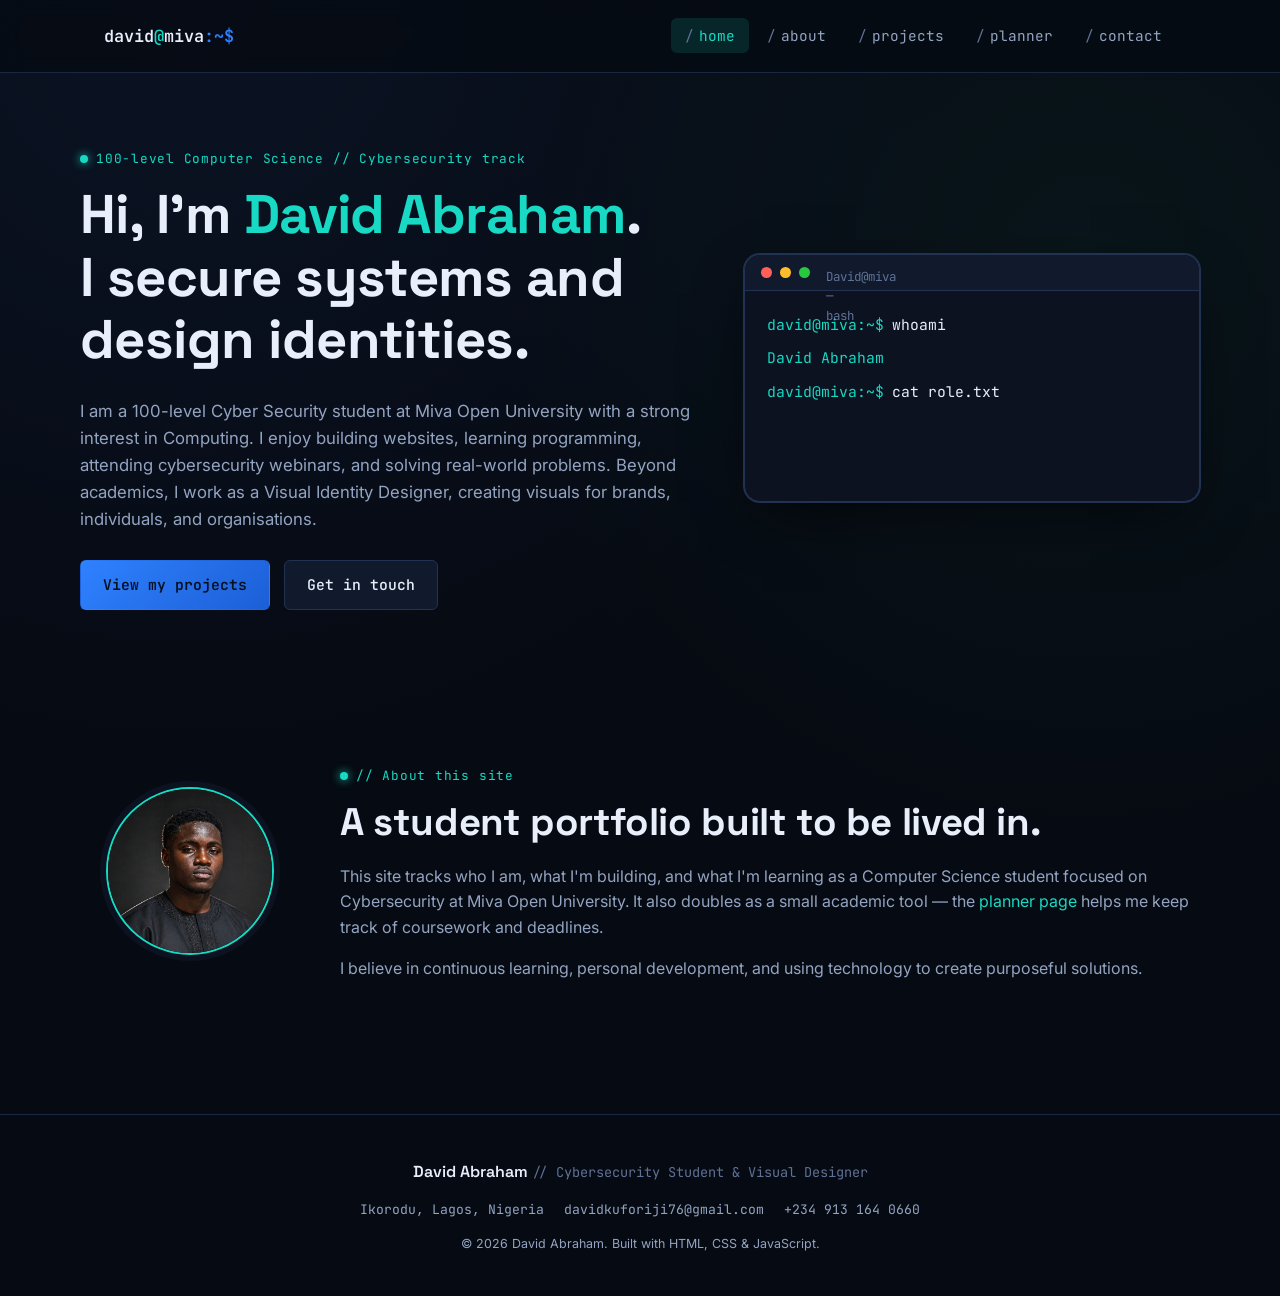
<file: index.html>
<!DOCTYPE html>
<html lang="en">
<head>
<meta charset="UTF-8">
<meta name="viewport" content="width=device-width, initial-scale=1.0">
<title>David Abraham — Cybersecurity Student &amp; Visual Designer</title>
<meta name="description" content="David Abraham is a Cybersecurity student at Miva Open University and a visual identity designer based in Lagos, Nigeria.">
<link rel="stylesheet" href="style.css">
</head>
<body>

<!-- ============ HEADER / NAVIGATION ============ -->
<header class="site-header">
  <nav class="navbar" aria-label="Primary navigation">
    <a href="index.html" class="logo">david<span class="accent">@</span>miva<span class="prompt">:~$</span></a>
    <button class="hamburger" id="hamburger" aria-label="Toggle menu" aria-expanded="false">
      <span></span><span></span><span></span>
    </button>
    <ul class="nav-links" id="navLinks">
      <li><a href="index.html">home</a></li>
      <li><a href="about.html">about</a></li>
      <li><a href="project.html">projects</a></li>
      <li><a href="planner.html">planner</a></li>
      <li><a href="contact.html">contact</a></li>
    </ul>
  </nav>
</header>

<main>

  <!-- ============ HERO ============ -->
  <section class="hero container">
    <div class="hero-copy reveal">
      <p class="eyebrow">100-level Computer Science // Cybersecurity track</p>
      <h1>Hi, I'm <span class="highlight">David Abraham</span>.<br>I secure systems and design identities.</h1>
      <p class="section-lede">
        I am a 100-level Cyber Security student at Miva Open University with a strong interest in
        Computing. I enjoy building websites, learning programming, attending cybersecurity
        webinars, and solving real-world problems. Beyond academics, I work as a Visual Identity
        Designer, creating visuals for brands, individuals, and organisations.
      </p>
      <div class="hero-actions">
        <a href="projects.html" class="btn btn-primary">View my projects</a>
        <a href="contact.html" class="btn btn-ghost">Get in touch</a>
      </div>
    </div>

    <!-- Signature element: an animated terminal "boot" sequence -->
    <div class="terminal reveal" aria-hidden="false">
      <div class="terminal-bar">
        <span></span><span></span><span></span>
        <span class="terminal-title">David@miva — bash</span>
      </div>
      <div class="terminal-body" id="terminalBody"></div>
    </div>
  </section>

  <!-- ============ AVATAR + BIO EXCERPT ============ -->
  <section class="section-tight container">
    <div class="grid" style="grid-template-columns: 220px 1fr; gap: 40px; align-items: center;">
      <div class="reveal">
        <!-- Profile photo — This is my image source link -->
        <img src="./Project.jpg" alt="David Abraham" class="avatar-photo">
      </div>
      <div class="reveal">
        <p class="eyebrow">// About this site</p>
        <h2 class="section-title">A student portfolio built to be lived in.</h2>
        <p>
          This site tracks who I am, what I'm building, and what I'm learning as a Computer Science
          student focused on Cybersecurity at Miva Open University. It also doubles as a small
          academic tool — the <a href="planner.html" style="color: var(--color-accent-teal);">planner page</a>
          helps me keep track of coursework and deadlines.
        </p>
        <p>I believe in continuous learning, personal development, and using technology to create purposeful solutions.</p>
      </div>
    </div>
  </section>

</main>

<!-- ============ FOOTER ============ -->
<footer class="site-footer">
  <div class="container footer-content">
    <p class="footer-brand">David Abraham <span class="dim">// Cybersecurity Student &amp; Visual Designer</span></p>
    <ul class="footer-contact">
      <li>Ikorodu, Lagos, Nigeria</li>
      <li>davidkuforiji76@gmail.com</li>
      <li>+234 913 164 0660</li>
    </ul>
    <p class="footer-copy">&copy; 2026 David Abraham. Built with HTML, CSS &amp; JavaScript.</p>
  </div>
</footer>

<script src="script.js"></script>
</body>
</html>
</file>
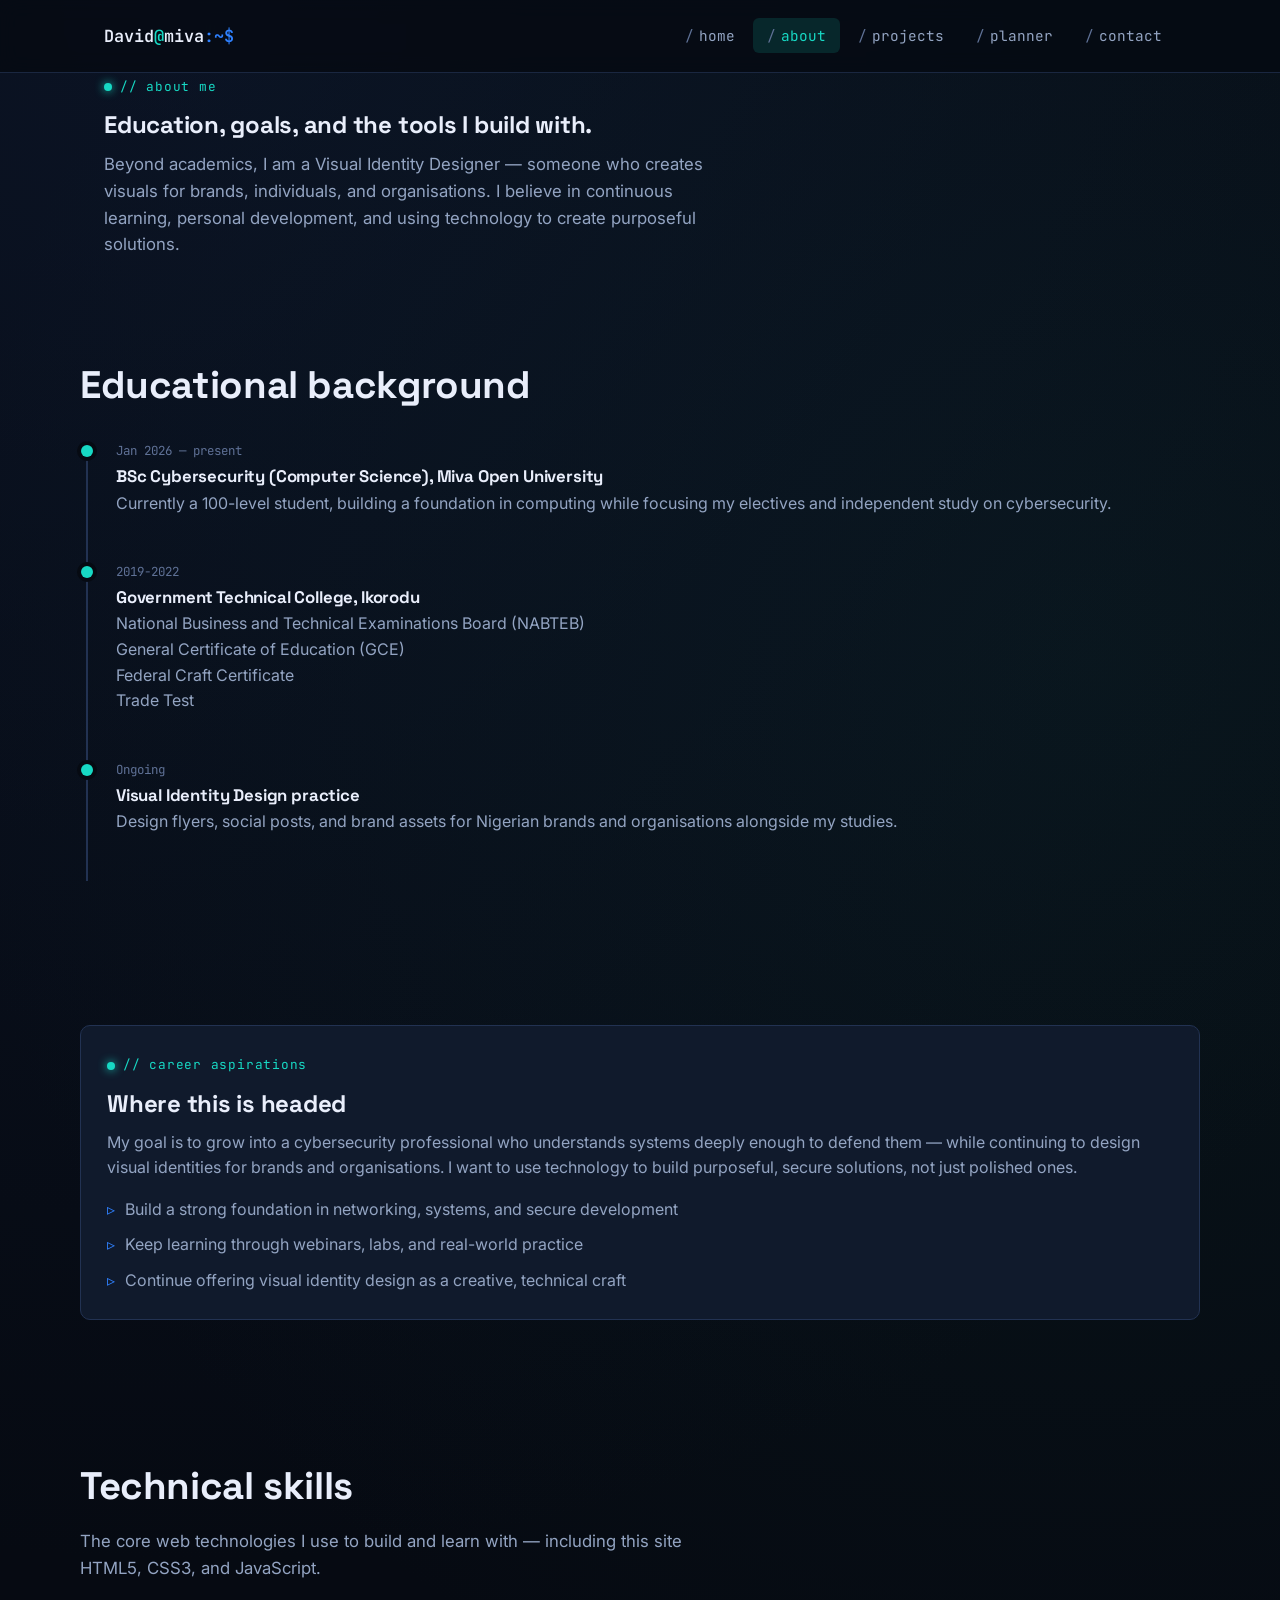
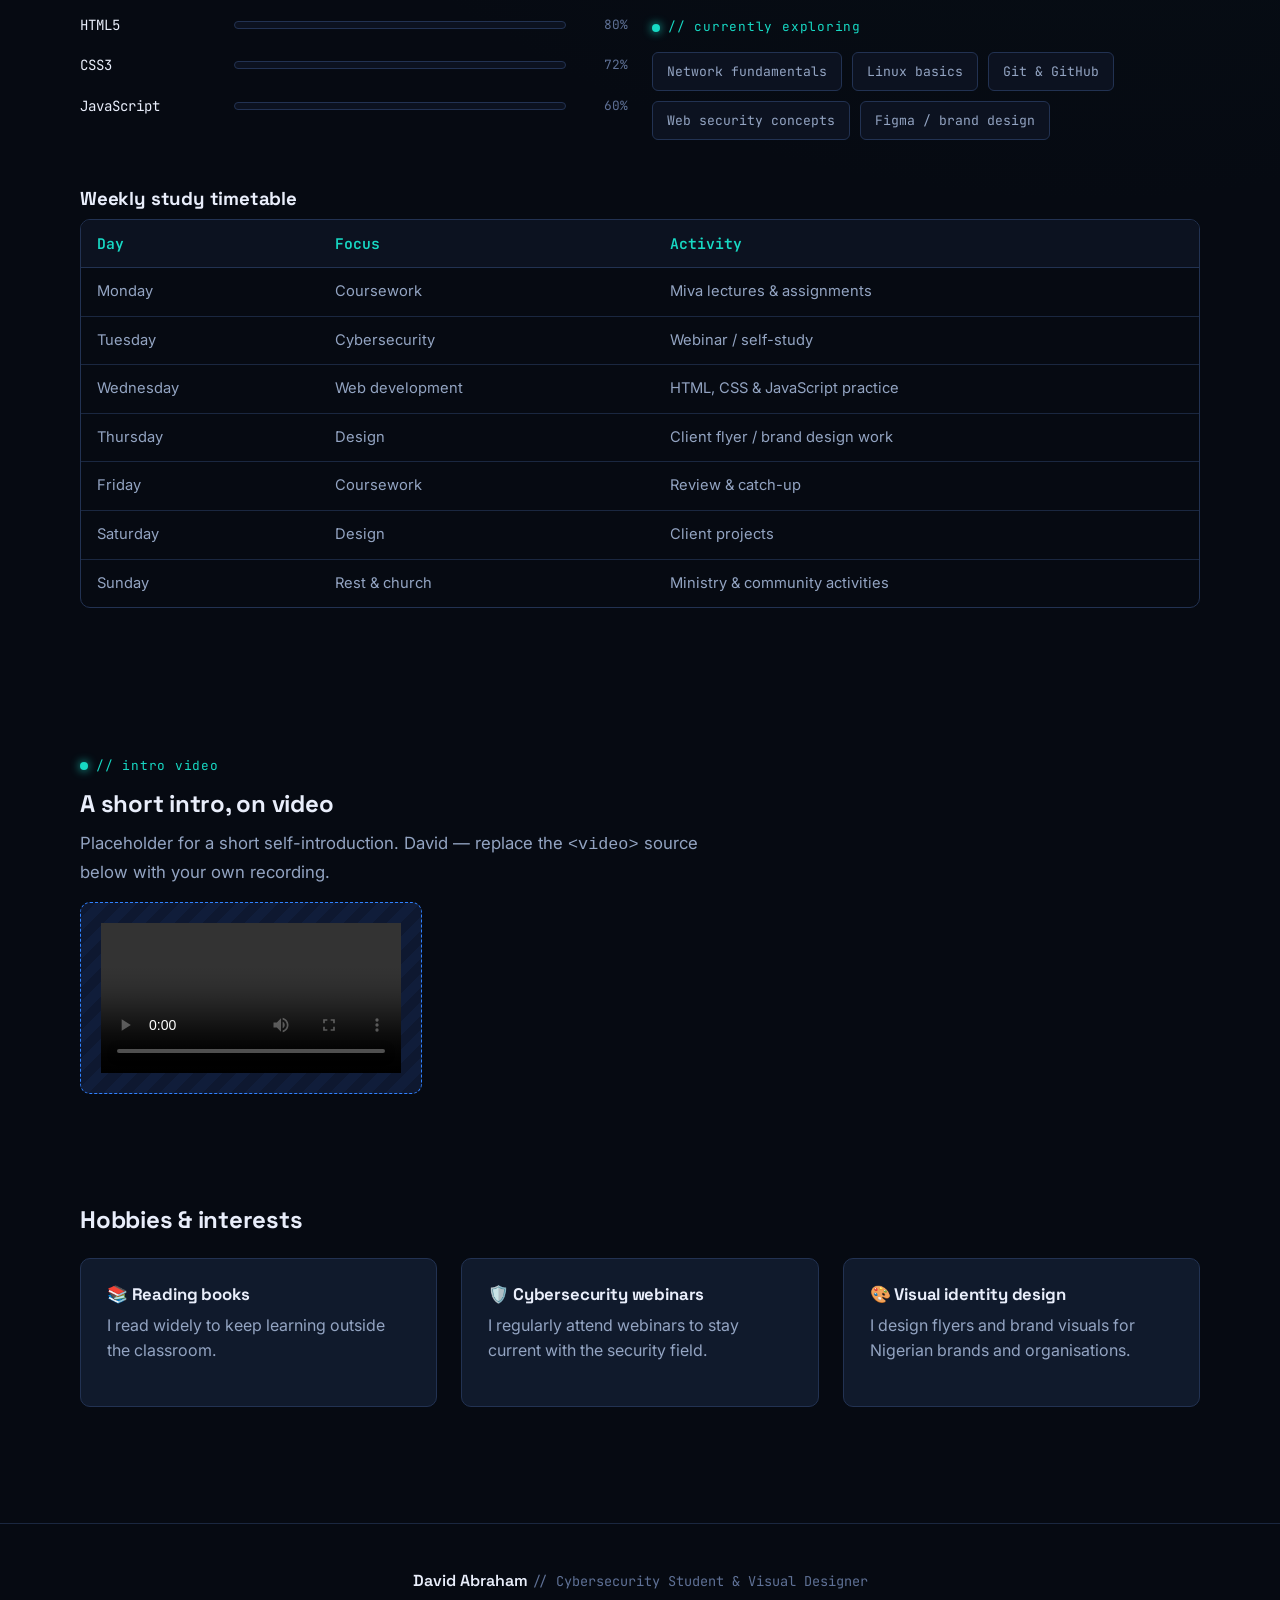
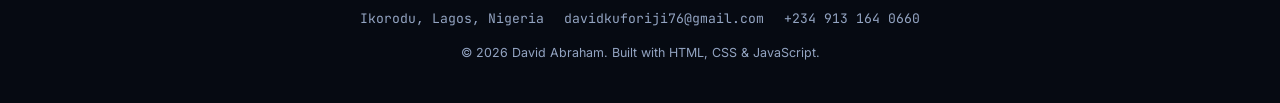
<file: about.html>
<!DOCTYPE html>
<html lang="en">
<head>
<meta charset="UTF-8">
<meta name="viewport" content="width=device-width, initial-scale=1.0">
<title>About — David Abraham</title>
<meta name="description" content="Educational background, career aspirations, technical skills and hobbies of David Abraham, a Cybersecurity student at Miva Open University.">
<link rel="stylesheet" href="style.css">
</head>
<body>

<header class="site-header">
  <nav class="navbar" aria-label="Primary navigation">
    <a href="index.html" class="logo">David<span class="accent">@</span>miva<span class="prompt">:~$</span></a>
    <button class="hamburger" id="hamburger" aria-label="Toggle menu" aria-expanded="false">
      <span></span><span></span><span></span>
    </button>
    <ul class="nav-links" id="navLinks">
      <li><a href="index.html">home</a></li>
      <li><a href="about.html">about</a></li>
      <li><a href="project.html">projects</a></li>
      <li><a href="planner.html">planner</a></li>
      <li><a href="contact.html">contact</a></li>
    </ul>
  </nav>
</header>

<main>

  <section class="page-header container reveal">
    <p class="eyebrow">// about me</p>
    <h1>Education, goals, and the tools I build with.</h1>
    <p class="section-lede">
      Beyond academics, I am a Visual Identity Designer — someone who creates visuals for brands,
      individuals, and organisations. I believe in continuous learning, personal development, and
      using technology to create purposeful solutions.
    </p>
  </section>

  <!-- ============ EDUCATION TIMELINE ============ -->
  <section class="section container">
    <h2 class="section-title reveal">Educational background</h2>
    <div class="timeline reveal" style="margin-top: 34px;">
      <div class="timeline-item">
        <span class="meta">Jan 2026 — present</span>
        <h3>BSc Cybersecurity (Computer Science), Miva Open University</h3>
        <p>Currently a 100-level student, building a foundation in computing while focusing my
          electives and independent study on cybersecurity.</p>
      </div>
      <div class="timeline-item">
        <span class="meta">2019-2022</span>
        <h3>Government Technical College, Ikorodu </h3>
        <p> National Business and Technical Examinations Board (NABTEB) <br/> General Certificate of Education (GCE) <br/>
          Federal Craft Certificate <br/>Trade Test
</p>
      </div>
      <div class="timeline-item">
        <span class="meta">Ongoing</span>
        <h3>Visual Identity Design practice</h3>
        <p>Design flyers, social posts, and brand assets for Nigerian brands and organisations
          alongside my studies.</p>
      </div>
    </div>
  </section>

  <!-- ============ CAREER ASPIRATIONS ============ -->
  <section class="section-tight container reveal">
    <div class="card">
      <p class="eyebrow">// career aspirations</p>
      <h2 class="section-title" style="font-size: 1.5rem;">Where this is headed</h2>
      <p>
        My goal is to grow into a cybersecurity professional who understands systems deeply enough
        to defend them — while continuing to design visual identities for brands and organisations.
        I want to use technology to build purposeful, secure solutions, not just polished ones.
      </p>
      <ul class="list-check">
        <li>Build a strong foundation in networking, systems, and secure development</li>
        <li>Keep learning through webinars, labs, and real-world practice</li>
        <li>Continue offering visual identity design as a creative, technical craft</li>
      </ul>
    </div>
  </section>

  <!-- ============ TECHNICAL SKILLS ============ -->
  <section class="section container">
    <h2 class="section-title reveal">Technical skills</h2>
    <p class="section-lede reveal">The core web technologies I use to build and learn with — including this site  HTML5, CSS3, and JavaScript.</p>

    <div class="grid grid-2" style="margin-top: 32px; align-items: start;">
      <div class="reveal">
        <div class="skill-bars">
          <div class="skill-bar-row">
            <span class="skill-bar-label">HTML5</span>
            <span class="skill-bar-track"><span class="skill-bar-fill" data-level="80"></span></span>
            <span class="skill-bar-pct">80%</span>
          </div>
          <div class="skill-bar-row">
            <span class="skill-bar-label">CSS3</span>
            <span class="skill-bar-track"><span class="skill-bar-fill" data-level="72"></span></span>
            <span class="skill-bar-pct">72%</span>
          </div>
          <div class="skill-bar-row">
            <span class="skill-bar-label">JavaScript</span>
            <span class="skill-bar-track"><span class="skill-bar-fill" data-level="60"></span></span>
            <span class="skill-bar-pct">60%</span>
          </div>
        </div>
      </div>
      <div class="reveal">
        <p class="eyebrow" style="margin-top:0;">// currently exploring</p>
        <div class="badge-list">
          <span class="badge">Network fundamentals</span>
          <span class="badge">Linux basics</span>
          <span class="badge">Git &amp; GitHub</span>
          <span class="badge">Web security concepts</span>
          <span class="badge">Figma / brand design</span>
        </div>
      </div>
    </div>

    <!-- Mandatory table element: a simple weekly study timetable -->
    <h3 style="margin-top: 48px;">Weekly study timetable</h3>
    <div class="table-wrap reveal">
      <table>
        <caption class="visually-hidden">David's weekly study schedule</caption>
        <thead>
          <tr>
            <th scope="col">Day</th>
            <th scope="col">Focus</th>
            <th scope="col">Activity</th>
          </tr>
        </thead>
        <tbody>
          <tr><td>Monday</td><td>Coursework</td><td>Miva lectures &amp; assignments</td></tr>
          <tr><td>Tuesday</td><td>Cybersecurity</td><td>Webinar / self-study</td></tr>
          <tr><td>Wednesday</td><td>Web development</td><td>HTML, CSS &amp; JavaScript practice</td></tr>
          <tr><td>Thursday</td><td>Design</td><td>Client flyer / brand design work</td></tr>
          <tr><td>Friday</td><td>Coursework</td><td>Review &amp; catch-up</td></tr>
          <tr><td>Saturday</td><td>Design</td><td>Client projects</td></tr>
          <tr><td>Sunday</td><td>Rest &amp; church</td><td>Ministry &amp; community activities</td></tr>
        </tbody>
      </table>
    </div>
  </section>

  <!-- ============ MULTIMEDIA: INTRO VIDEO PLACEHOLDER ============ -->
  <section class="section-tight container reveal">
    <p class="eyebrow">// intro video</p>
    <h2 class="section-title" style="font-size: 1.5rem;">A short intro, on video</h2>
    <p class="section-lede">Placeholder for a short self-introduction. David — replace the <code>&lt;video&gt;</code> source below with your own recording.</p>
    <video controls class="video-placeholder" poster="" aria-label="David Abraham introduction video placeholder">
      <!-- Replace this src with your own video file, e.g. src="media/intro.mp4" -->
      <source src="" type="video/mp4">
      <p>Your browser doesn't support embedded video. This slot is a placeholder for David's introduction video.</p>
    </video>
  </section>

  <!-- ============ HOBBIES ============ -->
  <section class="section-tight container reveal">
    <h2 class="section-title" style="font-size: 1.5rem;">Hobbies &amp; interests</h2>
    <div class="grid grid-3" style="margin-top: 24px;">
      <div class="card">
        <h3 style="font-size: 1.05rem;">📚 Reading books</h3>
        <p>I read widely to keep learning outside the classroom.</p>
      </div>
      <div class="card">
        <h3 style="font-size: 1.05rem;">🛡️ Cybersecurity webinars</h3>
        <p>I regularly attend webinars to stay current with the security field.</p>
      </div>
      <div class="card">
        <h3 style="font-size: 1.05rem;">🎨 Visual identity design</h3>
        <p>I design flyers and brand visuals for Nigerian brands and organisations.</p>
      </div>
    </div>
  </section>

</main>

<footer class="site-footer">
  <div class="container footer-content">
    <p class="footer-brand">David Abraham <span class="dim">// Cybersecurity Student &amp; Visual Designer</span></p>
    <ul class="footer-contact">
      <li>Ikorodu, Lagos, Nigeria</li>
      <li>davidkuforiji76@gmail.com</li>
      <li>+234 913 164 0660</li>
    </ul>
    <p class="footer-copy">&copy; 2026 David Abraham. Built with HTML, CSS &amp; JavaScript.</p>
  </div>
</footer>

<script src="script.js"></script>
</body>
</html>
</file>
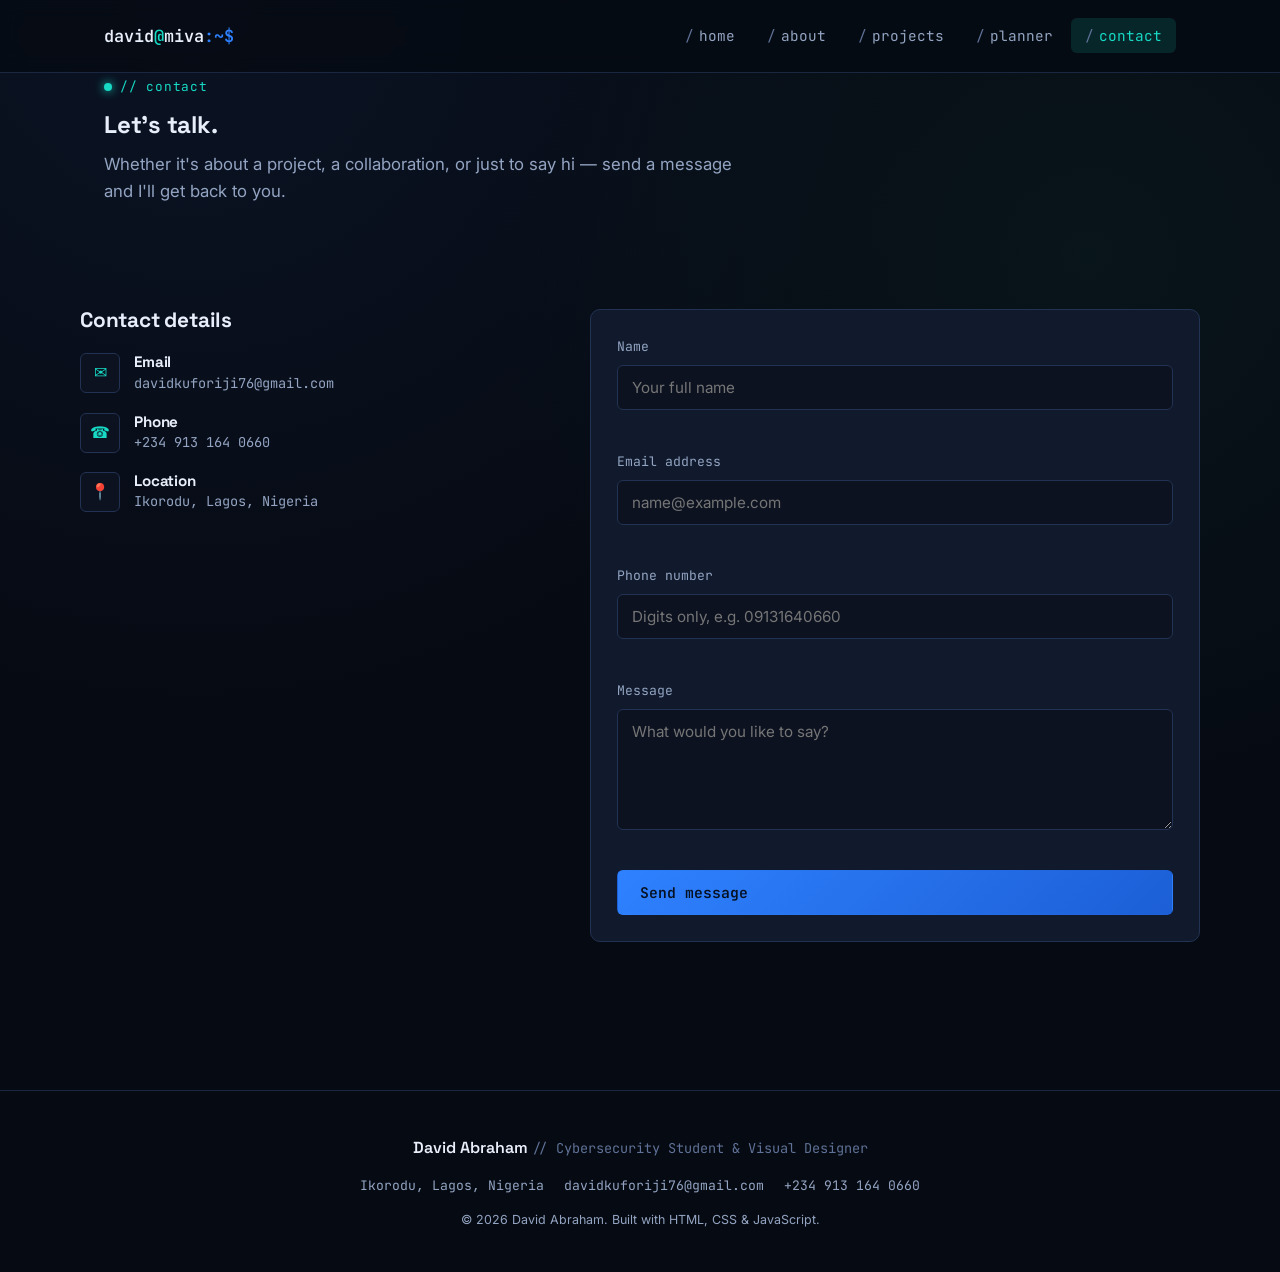
<file: contact.html>
<!DOCTYPE html>
<html lang="en">
<head>
<meta charset="UTF-8">
<meta name="viewport" content="width=device-width, initial-scale=1.0">
<title>Contact — David Abraham</title>
<meta name="description" content="Get in touch with David Abraham — Cybersecurity student and visual identity designer based in Ikorodu, Lagos.">
<link rel="stylesheet" href="style.css">
</head>
<body>

<header class="site-header">
  <nav class="navbar" aria-label="Primary navigation">
    <a href="index.html" class="logo">david<span class="accent">@</span>miva<span class="prompt">:~$</span></a>
    <button class="hamburger" id="hamburger" aria-label="Toggle menu" aria-expanded="false">
      <span></span><span></span><span></span>
    </button>
    <ul class="nav-links" id="navLinks">
      <li><a href="index.html">home</a></li>
      <li><a href="about.html">about</a></li>
      <li><a href="projects.html">projects</a></li>
      <li><a href="planner.html">planner</a></li>
      <li><a href="contact.html">contact</a></li>
    </ul>
  </nav>
</header>

<main>

  <section class="page-header container reveal">
    <p class="eyebrow">// contact</p>
    <h1>Let's talk.</h1>
    <p class="section-lede">Whether it's about a project, a collaboration, or just to say hi — send a message and I'll get back to you.</p>
  </section>

  <section class="section container">
    <div class="contact-grid">

      <div class="reveal">
        <h2 style="font-size: 1.3rem;">Contact details</h2>
        <div class="contact-info-list">
          <div class="contact-info-item">
            <span class="contact-info-icon">✉</span>
            <div>
              <h4>Email</h4>
              <p>davidkuforiji76@gmail.com</p>
            </div>
          </div>
          <div class="contact-info-item">
            <span class="contact-info-icon">☎</span>
            <div>
              <h4>Phone</h4>
              <p>+234 913 164 0660</p>
            </div>
          </div>
          <div class="contact-info-item">
            <span class="contact-info-icon">📍</span>
            <div>
              <h4>Location</h4>
              <p>Ikorodu, Lagos, Nigeria</p>
            </div>
          </div>
        </div>
      </div>

      <div class="card reveal">
        <form id="contactForm" class="form" novalidate>
          <div class="field" id="nameField">
            <label for="name">Name</label>
            <input type="text" id="name" name="name" placeholder="Your full name">
            <span class="field-error" id="nameError"></span>
          </div>

          <div class="field" id="emailField">
            <label for="email">Email address</label>
            <input type="text" id="email" name="email" placeholder="name@example.com">
            <span class="field-error" id="emailError"></span>
          </div>

          <div class="field" id="phoneField">
            <label for="phone">Phone number</label>
            <input type="text" id="phone" name="phone" placeholder="Digits only, e.g. 09131640660">
            <span class="field-error" id="phoneError"></span>
          </div>

          <div class="field" id="messageField">
            <label for="message">Message</label>
            <textarea id="message" name="message" rows="5" placeholder="What would you like to say?"></textarea>
            <span class="field-error" id="messageError"></span>
          </div>

          <button type="submit" class="btn btn-primary">Send message</button>
          <p class="form-success" id="formSuccess" role="status"></p>
        </form>
      </div>

    </div>
  </section>

</main>

<footer class="site-footer">
  <div class="container footer-content">
    <p class="footer-brand">David Abraham <span class="dim">// Cybersecurity Student &amp; Visual Designer</span></p>
    <ul class="footer-contact">
      <li>Ikorodu, Lagos, Nigeria</li>
      <li>davidkuforiji76@gmail.com</li>
      <li>+234 913 164 0660</li>
    </ul>
    <p class="footer-copy">&copy; 2026 David Abraham. Built with HTML, CSS &amp; JavaScript.</p>
  </div>
</footer>

<script src="script.js"></script>
</body>
</html>
</file>
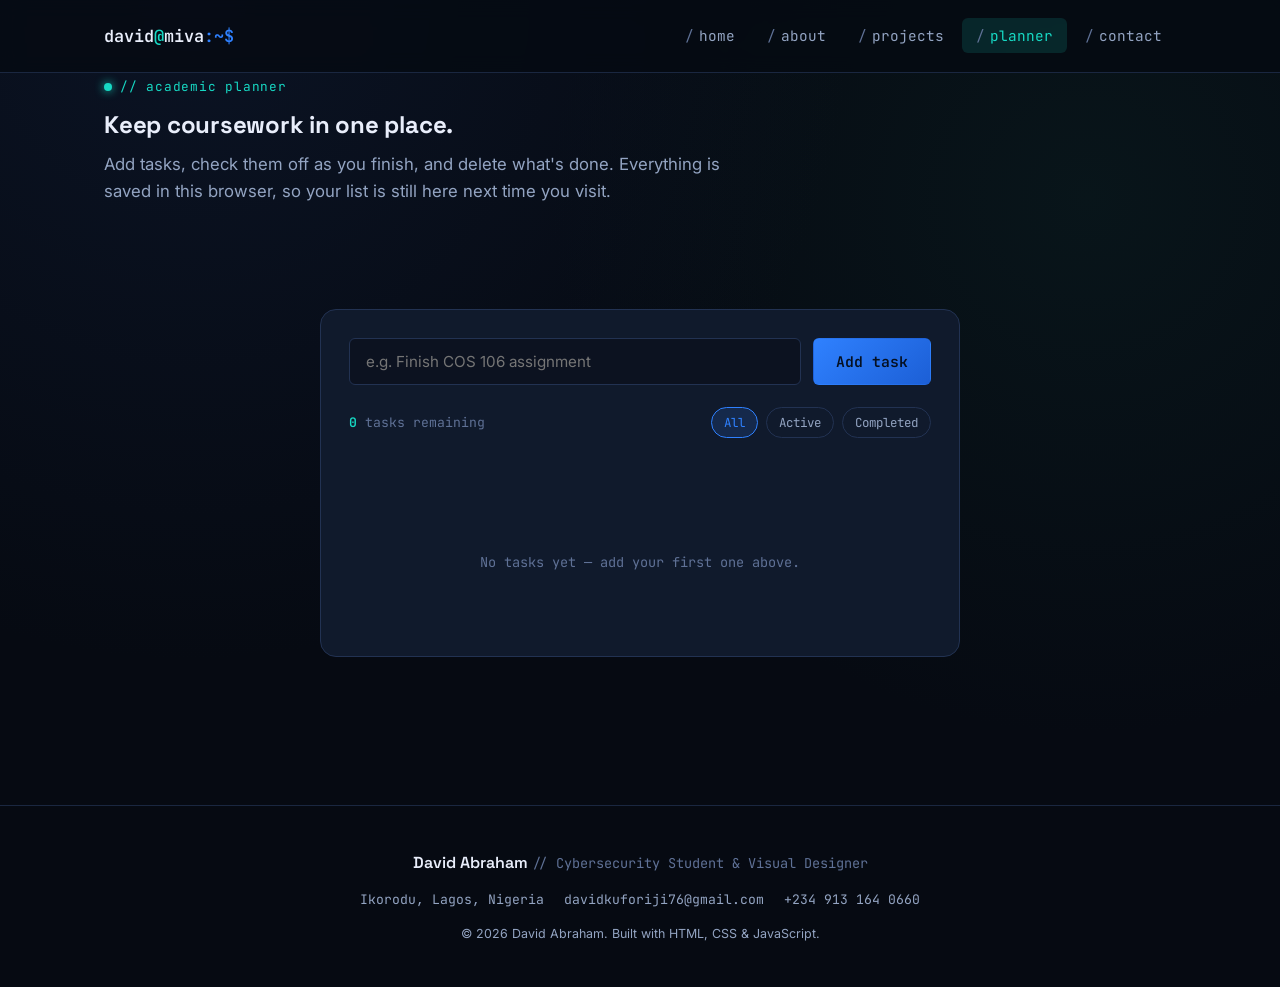
<file: planner.html>
<!DOCTYPE html>
<html lang="en">
<head>
<meta charset="UTF-8">
<meta name="viewport" content="width=device-width, initial-scale=1.0">
<title>Academic Planner — David Abraham</title>
<meta name="description" content="David Abraham's interactive academic task planner for tracking coursework and deadlines.">
<link rel="stylesheet" href="style.css">
</head>
<body>

<header class="site-header">
  <nav class="navbar" aria-label="Primary navigation">
    <a href="index.html" class="logo">david<span class="accent">@</span>miva<span class="prompt">:~$</span></a>
    <button class="hamburger" id="hamburger" aria-label="Toggle menu" aria-expanded="false">
      <span></span><span></span><span></span>
    </button>
    <ul class="nav-links" id="navLinks">
      <li><a href="index.html">home</a></li>
      <li><a href="about.html">about</a></li>
      <li><a href="projects.html">projects</a></li>
      <li><a href="planner.html">planner</a></li>
      <li><a href="contact.html">contact</a></li>
    </ul>
  </nav>
</header>

<main>

  <section class="page-header container reveal">
    <p class="eyebrow">// academic planner</p>
    <h1>Keep coursework in one place.</h1>
    <p class="section-lede">Add tasks, check them off as you finish, and delete what's done. Everything is saved in this browser, so your list is still here next time you visit.</p>
  </section>

  <section class="section container">
    <div class="planner-panel reveal" style="max-width: 640px; margin: 0 auto;">

      <form id="plannerForm" class="planner-input-row">
        <label for="taskInput" class="visually-hidden">New task</label>
        <input type="text" id="taskInput" placeholder="e.g. Finish COS 106 assignment" autocomplete="off" required>
        <button type="submit" class="btn btn-primary">Add task</button>
      </form>

      <div class="planner-meta">
        <span id="taskCount"><span class="num">0</span> tasks remaining</span>
        <div class="planner-filters">
          <button class="filter-btn active" data-filter="all">All</button>
          <button class="filter-btn" data-filter="active">Active</button>
          <button class="filter-btn" data-filter="completed">Completed</button>
        </div>
      </div>

      <ul class="task-list" id="taskList"></ul>
      <p class="planner-empty" id="plannerEmpty">No tasks yet — add your first one above.</p>
    </div>
  </section>

</main>

<footer class="site-footer">
  <div class="container footer-content">
    <p class="footer-brand">David Abraham <span class="dim">// Cybersecurity Student &amp; Visual Designer</span></p>
    <ul class="footer-contact">
      <li>Ikorodu, Lagos, Nigeria</li>
      <li>davidkuforiji76@gmail.com</li>
      <li>+234 913 164 0660</li>
    </ul>
    <p class="footer-copy">&copy; 2026 David Abraham. Built with HTML, CSS &amp; JavaScript.</p>
  </div>
</footer>

<script src="script.js"></script>
</body>
</html>
</file>
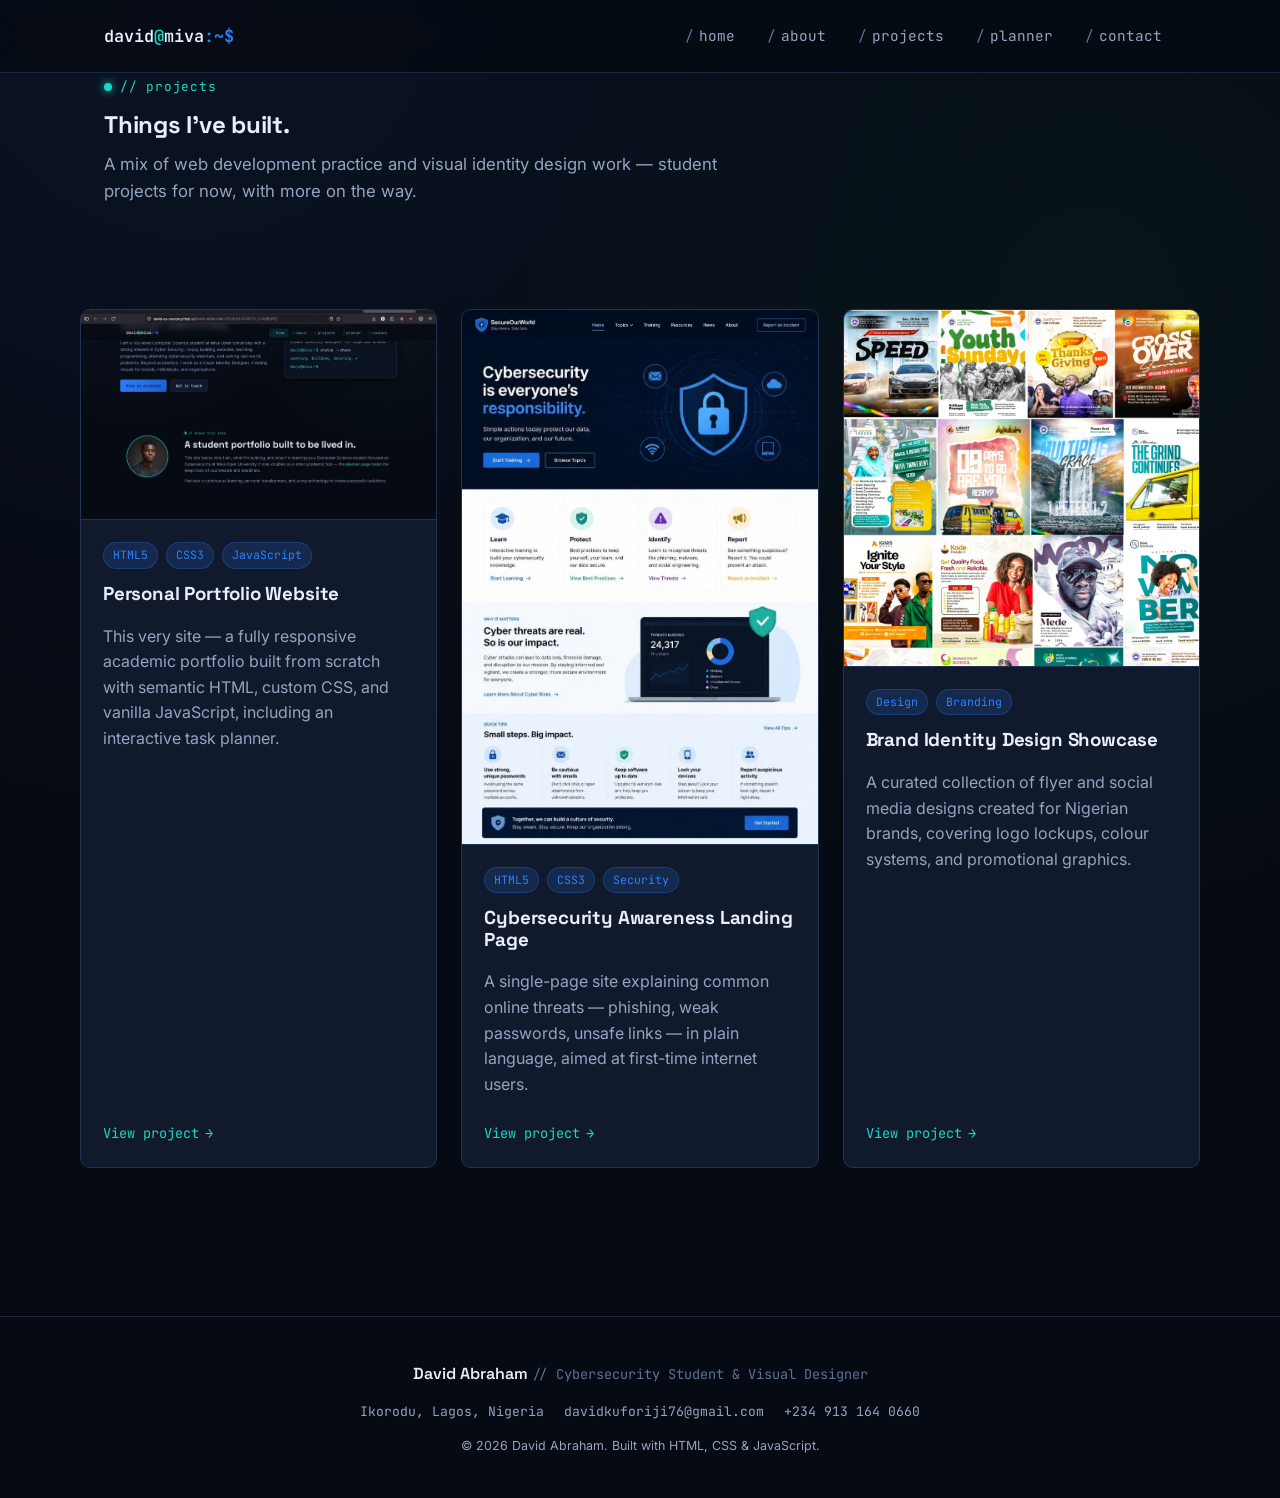
<file: project.html>
<!DOCTYPE html>
<html lang="en">
<head>
<meta charset="UTF-8">
<meta name="viewport" content="width=device-width, initial-scale=1.0">
<title>Projects — David Abraham</title>
<meta name="description" content="A selection of projects by David Abraham spanning web development and visual identity design.">
<link rel="stylesheet" href="style.css">
</head>
<body>

<header class="site-header">
  <nav class="navbar" aria-label="Primary navigation">
    <a href="index.html" class="logo">david<span class="accent">@</span>miva<span class="prompt">:~$</span></a>
    <button class="hamburger" id="hamburger" aria-label="Toggle menu" aria-expanded="false">
      <span></span><span></span><span></span>
    </button>
    <ul class="nav-links" id="navLinks">
      <li><a href="index.html">home</a></li>
      <li><a href="about.html">about</a></li>
      <li><a href="projects.html">projects</a></li>
      <li><a href="planner.html">planner</a></li>
      <li><a href="contact.html">contact</a></li>
    </ul>
  </nav>
</header>

<main>

  <section class="page-header container reveal">
    <p class="eyebrow">// projects</p>
    <h1>Things I've built.</h1>
    <p class="section-lede">A mix of web development practice and visual identity design work — student projects for now, with more on the way.</p>
  </section>

  <section class="section container">
    <div class="grid grid-3">

      <article class="card project-card reveal">
        <div class="project-thumb"> <img src="./Screenshot.jpg" alt="Screenshot of the Personal Portfolio"> </div>
        <div class="project-body">
          <div class="project-tags"><span class="tag">HTML5</span><span class="tag">CSS3</span><span class="tag">JavaScript</span></div>
          <h3>Personal Portfolio Website</h3>
          <p>This very site — a fully responsive academic portfolio built from scratch with semantic HTML, custom CSS, and vanilla JavaScript, including an interactive task planner.</p>
          <a href="#" class="project-link">View project</a>
        </div>
      </article>

      <article class="card project-card reveal">
        <div class="project-thumb"><img src="./Cybersecurity.jpg" alt="Screenshot of the Cybersecurity Awareness Landing Page"></div>
        <div class="project-body">
          <div class="project-tags"><span class="tag">HTML5</span><span class="tag">CSS3</span><span class="tag">Security</span></div>
          <h3>Cybersecurity Awareness Landing Page</h3>
          <p>A single-page site explaining common online threats — phishing, weak passwords, unsafe links — in plain language, aimed at first-time internet users.</p>
          <a href="#" class="project-link">View project</a>
        </div>
      </article>

      <article class="card project-card reveal">
        <div class="project-thumb"><img src="./visual.jpg" alt="Screenshot of Brand and Flyer Designs"></div>
        <div class="project-body">
          <div class="project-tags"><span class="tag">Design</span><span class="tag">Branding</span></div>
          <h3>Brand Identity Design Showcase</h3>
          <p>A curated collection of flyer and social media designs created for Nigerian brands, covering logo lockups, colour systems, and promotional graphics.</p>
          <a href="#" class="project-link">View project</a>
        </div>
      </article>

    </div>
  </section>

</main>

<footer class="site-footer">
  <div class="container footer-content">
    <p class="footer-brand">David Abraham <span class="dim">// Cybersecurity Student &amp; Visual Designer</span></p>
    <ul class="footer-contact">
      <li>Ikorodu, Lagos, Nigeria</li>
      <li>davidkuforiji76@gmail.com</li>
      <li>+234 913 164 0660</li>
    </ul>
    <p class="footer-copy">&copy; 2026 David Abraham. Built with HTML, CSS &amp; JavaScript.</p>
  </div>
</footer>

<script src="script.js"></script>
</body>
</html>
</file>
<file: style.css>
/* =========================================================================
   COS 106 STUDENT PORTFOLIO — David Abraham
   Design direction: a cybersecurity student's terminal, rendered as a site.
   Palette: near-black navy base, elevated slate-navy surfaces, electric-blue
   + teal accents. Type: Space Grotesk (display), Inter (body),
   JetBrains Mono (labels / data / terminal chrome).
   ========================================================================= */

@import url('https://fonts.googleapis.com/css2?family=Space+Grotesk:wght@500;600;700&family=Inter:wght@400;500;600;700&family=JetBrains+Mono:wght@400;500;600&display=swap');

/* ---------- Design tokens ---------- */
:root{
  --color-bg: #060a12;
  --color-bg-elevated: #0c1220;
  --color-surface: #101a2c;
  --color-surface-2: #14203538;
  --color-border: #223252;
  --color-border-soft: #1a2740;
  --color-text: #e9eefb;
  --color-text-muted: #93a4c2;
  --color-text-dim: #5f7196;
  --color-accent-blue: #2f81ff;
  --color-accent-blue-soft: #2f81ff26;
  --color-accent-teal: #17d9c4;
  --color-accent-teal-soft: #17d9c422;
  --color-danger: #ff5470;
  --color-success: #17d9c4;

  --font-display: 'Space Grotesk', 'Segoe UI', sans-serif;
  --font-body: 'Inter', 'Segoe UI', sans-serif;
  --font-mono: 'JetBrains Mono', 'Consolas', monospace;

  --radius-sm: 6px;
  --radius-md: 10px;
  --radius-lg: 16px;

  --max-width: 1120px;
  --nav-height: 72px;

  --shadow-glow: 0 0 0 1px var(--color-border), 0 20px 60px -20px #000c;
  --transition-fast: 150ms ease;
  --transition-med: 300ms cubic-bezier(.2,.7,.2,1);
}

/* ---------- Reset ---------- */
*, *::before, *::after{ box-sizing: border-box; }
html{ scroll-behavior: smooth; }
body{
  margin: 0;
  background: var(--color-bg);
  background-image:
    radial-gradient(circle at 15% 0%, #12213f66 0%, transparent 45%),
    radial-gradient(circle at 85% 20%, #0d2b2a55 0%, transparent 40%);
  color: var(--color-text);
  font-family: var(--font-body);
  line-height: 1.6;
  -webkit-font-smoothing: antialiased;
}
img{ max-width: 100%; display: block; }
a{ color: inherit; text-decoration: none; }
ul{ list-style: none; margin: 0; padding: 0; }
h1,h2,h3,h4{ font-family: var(--font-display); line-height: 1.15; margin: 0 0 .5em; letter-spacing: -0.01em; }
p{ margin: 0 0 1em; color: var(--color-text-muted); }
button{ font-family: inherit; cursor: pointer; }
input, textarea{ font-family: inherit; }

:focus-visible{
  outline: 2px solid var(--color-accent-teal);
  outline-offset: 3px;
  border-radius: 4px;
}

@media (prefers-reduced-motion: reduce){
  *{ animation-duration: 0.001ms !important; animation-iteration-count: 1 !important; transition-duration: 0.001ms !important; scroll-behavior: auto !important; }
}

.container{
  max-width: var(--max-width);
  margin: 0 auto;
  padding: 0 24px;
}

.eyebrow{
  font-family: var(--font-mono);
  font-size: 0.8rem;
  letter-spacing: 0.06em;
  color: var(--color-accent-teal);
  display: inline-flex;
  align-items: center;
  gap: 8px;
  margin-bottom: 14px;
}
.eyebrow::before{ content: ''; width: 8px; height: 8px; border-radius: 50%; background: var(--color-accent-teal); box-shadow: 0 0 10px var(--color-accent-teal); }

.section{ padding: 88px 0; }
.section-tight{ padding: 56px 0; }
.section-title{ font-size: clamp(1.7rem, 3vw, 2.4rem); }
.section-lede{ max-width: 640px; color: var(--color-text-muted); font-size: 1.05rem; }

/* ---------- Buttons ---------- */
.btn{
  display: inline-flex;
  align-items: center;
  gap: 8px;
  padding: 12px 22px;
  border-radius: var(--radius-sm);
  font-family: var(--font-mono);
  font-size: 0.92rem;
  font-weight: 500;
  border: 1px solid var(--color-border);
  transition: transform var(--transition-fast), border-color var(--transition-fast), background var(--transition-fast), box-shadow var(--transition-fast);
}
.btn-primary{
  background: linear-gradient(135deg, var(--color-accent-blue), #1c5fd6);
  color: #051021;
  font-weight: 600;
  border-color: transparent;
}
.btn-primary:hover{ transform: translateY(-2px); box-shadow: 0 10px 26px -10px var(--color-accent-blue); }
.btn-ghost{ background: var(--color-surface); color: var(--color-text); }
.btn-ghost:hover{ border-color: var(--color-accent-teal); color: var(--color-accent-teal); }
.btn:active{ transform: translateY(0); }

/* ---------- Header / Nav ---------- */
.site-header{
  position: sticky;
  top: 0;
  z-index: 100;
  backdrop-filter: blur(10px);
  background: #060a12cc;
  border-bottom: 1px solid var(--color-border-soft);
}
.navbar{
  max-width: var(--max-width);
  margin: 0 auto;
  height: var(--nav-height);
  padding: 0 24px;
  display: flex;
  align-items: center;
  justify-content: space-between;
}
.logo{
  font-family: var(--font-mono);
  font-size: 1.05rem;
  font-weight: 600;
  color: var(--color-text);
}
.logo .accent{ color: var(--color-accent-teal); }
.logo .prompt{ color: var(--color-accent-blue); }

.nav-links{ display: flex; gap: 4px; align-items: center; }
.nav-links a{
  font-family: var(--font-mono);
  font-size: 0.9rem;
  color: var(--color-text-muted);
  padding: 8px 14px;
  border-radius: var(--radius-sm);
  position: relative;
  transition: color var(--transition-fast), background var(--transition-fast);
}
.nav-links a::before{ content: '/'; margin-right: 5px; color: var(--color-text-dim); }
.nav-links a:hover{ color: var(--color-text); background: var(--color-surface); }
.nav-links a.active{ color: var(--color-accent-teal); background: var(--color-accent-teal-soft); }

.hamburger{
  display: none;
  flex-direction: column;
  justify-content: center;
  gap: 5px;
  width: 40px;
  height: 40px;
  background: transparent;
  border: 1px solid var(--color-border);
  border-radius: var(--radius-sm);
}
.hamburger span{
  display: block;
  width: 18px;
  height: 2px;
  margin: 0 auto;
  background: var(--color-text);
  transition: transform var(--transition-med), opacity var(--transition-med);
}
.hamburger.open span:nth-child(1){ transform: translateY(7px) rotate(45deg); }
.hamburger.open span:nth-child(2){ opacity: 0; }
.hamburger.open span:nth-child(3){ transform: translateY(-7px) rotate(-45deg); }

/* ---------- Hero ---------- */
.hero{
  padding: 72px 0 96px;
  display: grid;
  grid-template-columns: 1.15fr 0.85fr;
  gap: 48px;
  align-items: center;
}
.hero-copy h1{
  font-size: clamp(2.1rem, 5vw, 3.4rem);
}
.hero-copy .highlight{ color: var(--color-accent-teal); }
.hero-actions{ display: flex; gap: 14px; margin-top: 28px; flex-wrap: wrap; }

/* Terminal boot animation — the site's signature element */
.terminal{
  background: var(--color-bg-elevated);
  border: 1px solid var(--color-border);
  border-radius: var(--radius-lg);
  box-shadow: var(--shadow-glow);
  overflow: hidden;
  font-family: var(--font-mono);
  animation: fadeInUp 700ms ease both;
}
.terminal-bar{
  display: flex;
  align-items: center;
  gap: 8px;
  padding: 12px 16px;
  background: var(--color-surface);
  border-bottom: 1px solid var(--color-border);
}
.terminal-bar span{ width: 11px; height: 11px; border-radius: 50%; display: inline-block; }
.terminal-bar span:nth-child(1){ background: #ff5f56; }
.terminal-bar span:nth-child(2){ background: #ffbd2e; }
.terminal-bar span:nth-child(3){ background: #27c93f; }
.terminal-bar .terminal-title{ margin-left: 8px; color: var(--color-text-dim); font-size: 0.78rem; }
.terminal-body{ padding: 22px; min-height: 210px; font-size: 0.92rem; }
.terminal-line{ margin-bottom: 10px; white-space: pre-wrap; }
.terminal-line .prompt-sign{ color: var(--color-accent-teal); margin-right: 8px; }
.terminal-line .out{ color: var(--color-text-muted); }
.terminal-line .ok{ color: var(--color-accent-teal); }
.cursor{
  display: inline-block;
  width: 8px;
  height: 1em;
  background: var(--color-accent-blue);
  vertical-align: text-bottom;
  animation: blink 1s steps(1) infinite;
}

@keyframes blink{ 50%{ opacity: 0; } }
@keyframes fadeInUp{ from{ opacity: 0; transform: translateY(16px); } to{ opacity: 1; transform: translateY(0); } }
@keyframes fadeIn{ from{ opacity: 0; } to{ opacity: 1; } }

.reveal{ opacity: 0; transform: translateY(18px); transition: opacity 700ms ease, transform 700ms ease; }
.reveal.is-visible{ opacity: 1; transform: translateY(0); }

/* ---------- Avatar placeholder ---------- */
.avatar-placeholder{
  width: 168px;
  height: 168px;
  border-radius: 50%;
  border: 2px dashed var(--color-accent-teal);
  display: flex;
  align-items: center;
  justify-content: center;
  flex-direction: column;
  gap: 4px;
  color: var(--color-text-dim);
  font-family: var(--font-mono);
  font-size: 0.72rem;
  text-align: center;
  background: var(--color-surface);
  margin: 0 auto 18px;
}
.avatar-placeholder svg{ width: 52px; height: 52px; color: var(--color-accent-teal); opacity: .8; }

/* Real profile photo — used once the placeholder above is replaced with an <img> */
.avatar-photo{
  width: 168px;
  height: 168px;
  border-radius: 50%;
  object-fit: cover;
  border: 2px solid var(--color-accent-teal);
  box-shadow: 0 0 0 6px var(--color-bg-elevated);
  margin: 0 auto 18px;
  display: block;
}

/* ---------- Cards / grid ---------- */
.grid{ display: grid; gap: 24px; }
.grid-3{ grid-template-columns: repeat(3, 1fr); }
.grid-2{ grid-template-columns: repeat(2, 1fr); }

.card{
  background: var(--color-surface);
  border: 1px solid var(--color-border);
  border-radius: var(--radius-md);
  padding: 26px;
  transition: transform var(--transition-med), border-color var(--transition-med), box-shadow var(--transition-med);
}
.card:hover{ transform: translateY(-4px); border-color: var(--color-accent-blue); box-shadow: 0 16px 40px -20px #000a; }

.project-card{ padding: 0; overflow: hidden; display: flex; flex-direction: column; }
.project-thumb{
  aspect-ratio: 16/9;
  background:
    repeating-linear-gradient(135deg, #0e1830, #0e1830 10px, #101d3a 10px, #101d3a 20px);
  display: flex; align-items: center; justify-content: center;
  color: var(--color-text-dim);
  font-family: var(--font-mono);
  font-size: 0.78rem;
  border-bottom: 1px solid var(--color-border);
}
.project-body{ padding: 22px; display: flex; flex-direction: column; gap: 10px; flex: 1; }
.project-tags{ display: flex; gap: 8px; flex-wrap: wrap; margin-bottom: 4px; }
.tag{
  font-family: var(--font-mono);
  font-size: 0.72rem;
  padding: 3px 9px;
  border-radius: 100px;
  background: var(--color-accent-blue-soft);
  color: var(--color-accent-blue);
  border: 1px solid #2f81ff40;
}
.project-link{
  margin-top: auto;
  font-family: var(--font-mono);
  font-size: 0.85rem;
  color: var(--color-accent-teal);
  display: inline-flex;
  align-items: center;
  gap: 6px;
}
.project-link::after{ content: '→'; transition: transform var(--transition-fast); }
.project-link:hover::after{ transform: translateX(4px); }

/* ---------- Skills ---------- */
.skill-bars{ display: flex; flex-direction: column; gap: 18px; }
.skill-bar-row{ display: grid; grid-template-columns: 140px 1fr 48px; align-items: center; gap: 14px; }
.skill-bar-label{ font-family: var(--font-mono); font-size: 0.88rem; }
.skill-bar-track{
  height: 8px;
  background: var(--color-bg-elevated);
  border: 1px solid var(--color-border);
  border-radius: 100px;
  overflow: hidden;
}
.skill-bar-fill{
  height: 100%;
  border-radius: 100px;
  background: linear-gradient(90deg, var(--color-accent-blue), var(--color-accent-teal));
  width: 0%;
  transition: width 1100ms cubic-bezier(.2,.7,.2,1);
}
.skill-bar-pct{ font-family: var(--font-mono); font-size: 0.8rem; color: var(--color-text-dim); text-align: right; }

.badge-list{ display: flex; flex-wrap: wrap; gap: 10px; }
.badge{
  font-family: var(--font-mono);
  font-size: 0.82rem;
  padding: 8px 14px;
  border-radius: var(--radius-sm);
  background: var(--color-bg-elevated);
  border: 1px solid var(--color-border);
  color: var(--color-text-muted);
}

/* ---------- Table ---------- */
.table-wrap{ overflow-x: auto; border: 1px solid var(--color-border); border-radius: var(--radius-md); }
table{ width: 100%; border-collapse: collapse; font-size: 0.92rem; min-width: 480px; }
thead th{
  text-align: left;
  font-family: var(--font-mono);
  font-weight: 600;
  color: var(--color-accent-teal);
  background: var(--color-bg-elevated);
  padding: 12px 16px;
  border-bottom: 1px solid var(--color-border);
}
tbody td{ padding: 12px 16px; border-bottom: 1px solid var(--color-border-soft); color: var(--color-text-muted); }
tbody tr:last-child td{ border-bottom: none; }
tbody tr:hover{ background: var(--color-surface-2); }

/* ---------- Timeline (About) ---------- */
.timeline{ display: flex; flex-direction: column; gap: 0; border-left: 2px solid var(--color-border); margin-left: 6px; }
.timeline-item{ position: relative; padding: 0 0 30px 28px; }
.timeline-item::before{
  content: ''; position: absolute; left: -7px; top: 4px;
  width: 12px; height: 12px; border-radius: 50%;
  background: var(--color-accent-teal); box-shadow: 0 0 0 4px var(--color-bg);
}
.timeline-item h3{ font-size: 1.05rem; margin-bottom: 4px; }
.timeline-item .meta{ font-family: var(--font-mono); font-size: 0.78rem; color: var(--color-text-dim); margin-bottom: 6px; display: block; }

/* ---------- Lists ---------- */
.list-check{ display: flex; flex-direction: column; gap: 10px; }
.list-check li{ display: flex; gap: 10px; color: var(--color-text-muted); }
.list-check li::before{ content: '▹'; color: var(--color-accent-blue); }

/* ---------- Forms ---------- */
.form{ display: flex; flex-direction: column; gap: 20px; }
.field{ display: flex; flex-direction: column; gap: 8px; }
.field label{ font-family: var(--font-mono); font-size: 0.82rem; color: var(--color-text-muted); }
.field input, .field textarea{
  background: var(--color-bg-elevated);
  border: 1px solid var(--color-border);
  border-radius: var(--radius-sm);
  padding: 12px 14px;
  color: var(--color-text);
  font-size: 0.95rem;
  transition: border-color var(--transition-fast), box-shadow var(--transition-fast);
}
.field input:focus, .field textarea:focus{
  outline: none;
  border-color: var(--color-accent-blue);
  box-shadow: 0 0 0 3px var(--color-accent-blue-soft);
}
.field.has-error input, .field.has-error textarea{ border-color: var(--color-danger); }
.field-error{
  font-family: var(--font-mono);
  font-size: 0.78rem;
  color: var(--color-danger);
  min-height: 1em;
}
.form-success{
  display: none;
  align-items: center;
  gap: 10px;
  padding: 14px 18px;
  border-radius: var(--radius-sm);
  border: 1px solid var(--color-accent-teal);
  background: var(--color-accent-teal-soft);
  color: var(--color-accent-teal);
  font-family: var(--font-mono);
  font-size: 0.88rem;
}
.form-success.show{ display: flex; animation: fadeIn 400ms ease; }

/* ---------- Contact page layout ---------- */
.contact-grid{ display: grid; grid-template-columns: 1fr 1.3fr; gap: 40px; align-items: start; }
.contact-info-list{ display: flex; flex-direction: column; gap: 18px; margin-top: 20px; }
.contact-info-item{ display: flex; gap: 14px; align-items: flex-start; }
.contact-info-icon{
  width: 40px; height: 40px; border-radius: var(--radius-sm);
  background: var(--color-bg-elevated); border: 1px solid var(--color-border);
  display: flex; align-items: center; justify-content: center; flex-shrink: 0;
  color: var(--color-accent-teal);
}
.contact-info-item h4{ font-size: 0.95rem; margin-bottom: 2px; }
.contact-info-item p{ margin: 0; font-family: var(--font-mono); font-size: 0.85rem; }

/* ---------- Planner ---------- */
.planner-panel{ background: var(--color-surface); border: 1px solid var(--color-border); border-radius: var(--radius-lg); padding: 28px; }
.planner-input-row{ display: flex; gap: 12px; margin-bottom: 22px; }
.planner-input-row input{
  flex: 1;
  background: var(--color-bg-elevated);
  border: 1px solid var(--color-border);
  border-radius: var(--radius-sm);
  padding: 13px 16px;
  color: var(--color-text);
  font-size: 0.95rem;
}
.planner-input-row input:focus{ outline: none; border-color: var(--color-accent-blue); box-shadow: 0 0 0 3px var(--color-accent-blue-soft); }
.planner-meta{ display: flex; justify-content: space-between; align-items: center; margin-bottom: 14px; font-family: var(--font-mono); font-size: 0.82rem; color: var(--color-text-dim); }
.planner-meta #taskCount .num{ color: var(--color-accent-teal); font-weight: 600; }
.planner-filters{ display: flex; gap: 8px; }
.filter-btn{
  font-family: var(--font-mono); font-size: 0.78rem; padding: 6px 12px;
  border-radius: 100px; border: 1px solid var(--color-border); background: transparent; color: var(--color-text-muted);
  transition: all var(--transition-fast);
}
.filter-btn.active{ background: var(--color-accent-blue-soft); border-color: var(--color-accent-blue); color: var(--color-accent-blue); }

.task-list{ display: flex; flex-direction: column; gap: 10px; min-height: 60px; }
.task-item{
  display: flex; align-items: center; gap: 14px;
  background: var(--color-bg-elevated);
  border: 1px solid var(--color-border);
  border-radius: var(--radius-sm);
  padding: 13px 14px;
  animation: fadeInUp 300ms ease both;
}
.task-check{
  width: 20px; height: 20px; border-radius: 5px;
  border: 2px solid var(--color-border);
  display: flex; align-items: center; justify-content: center;
  flex-shrink: 0; background: transparent; color: var(--color-bg);
  transition: all var(--transition-fast);
}
.task-check.checked{ background: var(--color-accent-teal); border-color: var(--color-accent-teal); }
.task-text{ flex: 1; font-size: 0.95rem; word-break: break-word; }
.task-item.completed .task-text{ text-decoration: line-through; color: var(--color-text-dim); }
.task-delete{
  background: transparent; border: none; color: var(--color-text-dim);
  width: 30px; height: 30px; border-radius: var(--radius-sm);
  display: flex; align-items: center; justify-content: center;
  transition: all var(--transition-fast);
}
.task-delete:hover{ color: var(--color-danger); background: #ff547022; }
.planner-empty{
  text-align: center; padding: 40px 20px; color: var(--color-text-dim);
  font-family: var(--font-mono); font-size: 0.85rem;
}

/* ---------- Multimedia block ---------- */
.media-block{
  background: var(--color-surface); border: 1px solid var(--color-border);
  border-radius: var(--radius-md); padding: 24px; display: flex; align-items: center; gap: 20px; flex-wrap: wrap;
}
.media-block audio{ flex: 1; min-width: 220px; }
.media-note{ font-family: var(--font-mono); font-size: 0.78rem; color: var(--color-text-dim); }

.visually-hidden{
  position: absolute; width: 1px; height: 1px; padding: 0; margin: -1px;
  overflow: hidden; clip: rect(0,0,0,0); white-space: nowrap; border: 0;
}

/* ---------- Video placeholder (multimedia element) ---------- */
.video-placeholder{
  aspect-ratio: 16/9;
  max-width: 480px;
  background: repeating-linear-gradient(135deg, #0e1830, #0e1830 10px, #101d3a 10px, #101d3a 20px);
  border: 1px dashed var(--color-accent-blue);
  border-radius: var(--radius-md);
  display: flex;
  align-items: center;
  justify-content: center;
  flex-direction: column;
  gap: 10px;
  color: var(--color-text-dim);
  font-family: var(--font-mono);
  font-size: 0.8rem;
  text-align: center;
  padding: 20px;
}
.video-placeholder svg{ width: 40px; height: 40px; color: var(--color-accent-blue); }

/* ---------- Footer ---------- */
.site-footer{
  border-top: 1px solid var(--color-border-soft);
  padding: 44px 0 30px;
  margin-top: 60px;
}
.footer-content{ display: flex; flex-direction: column; gap: 14px; align-items: center; text-align: center; }
.footer-brand{ font-family: var(--font-display); font-weight: 600; color: var(--color-text); margin: 0; }
.footer-brand .dim{ font-family: var(--font-mono); font-weight: 400; color: var(--color-text-dim); font-size: 0.85rem; }
.footer-contact{ display: flex; gap: 20px; flex-wrap: wrap; justify-content: center; font-family: var(--font-mono); font-size: 0.82rem; color: var(--color-text-muted); }
.footer-copy{ font-size: 0.78rem; co
</file>
